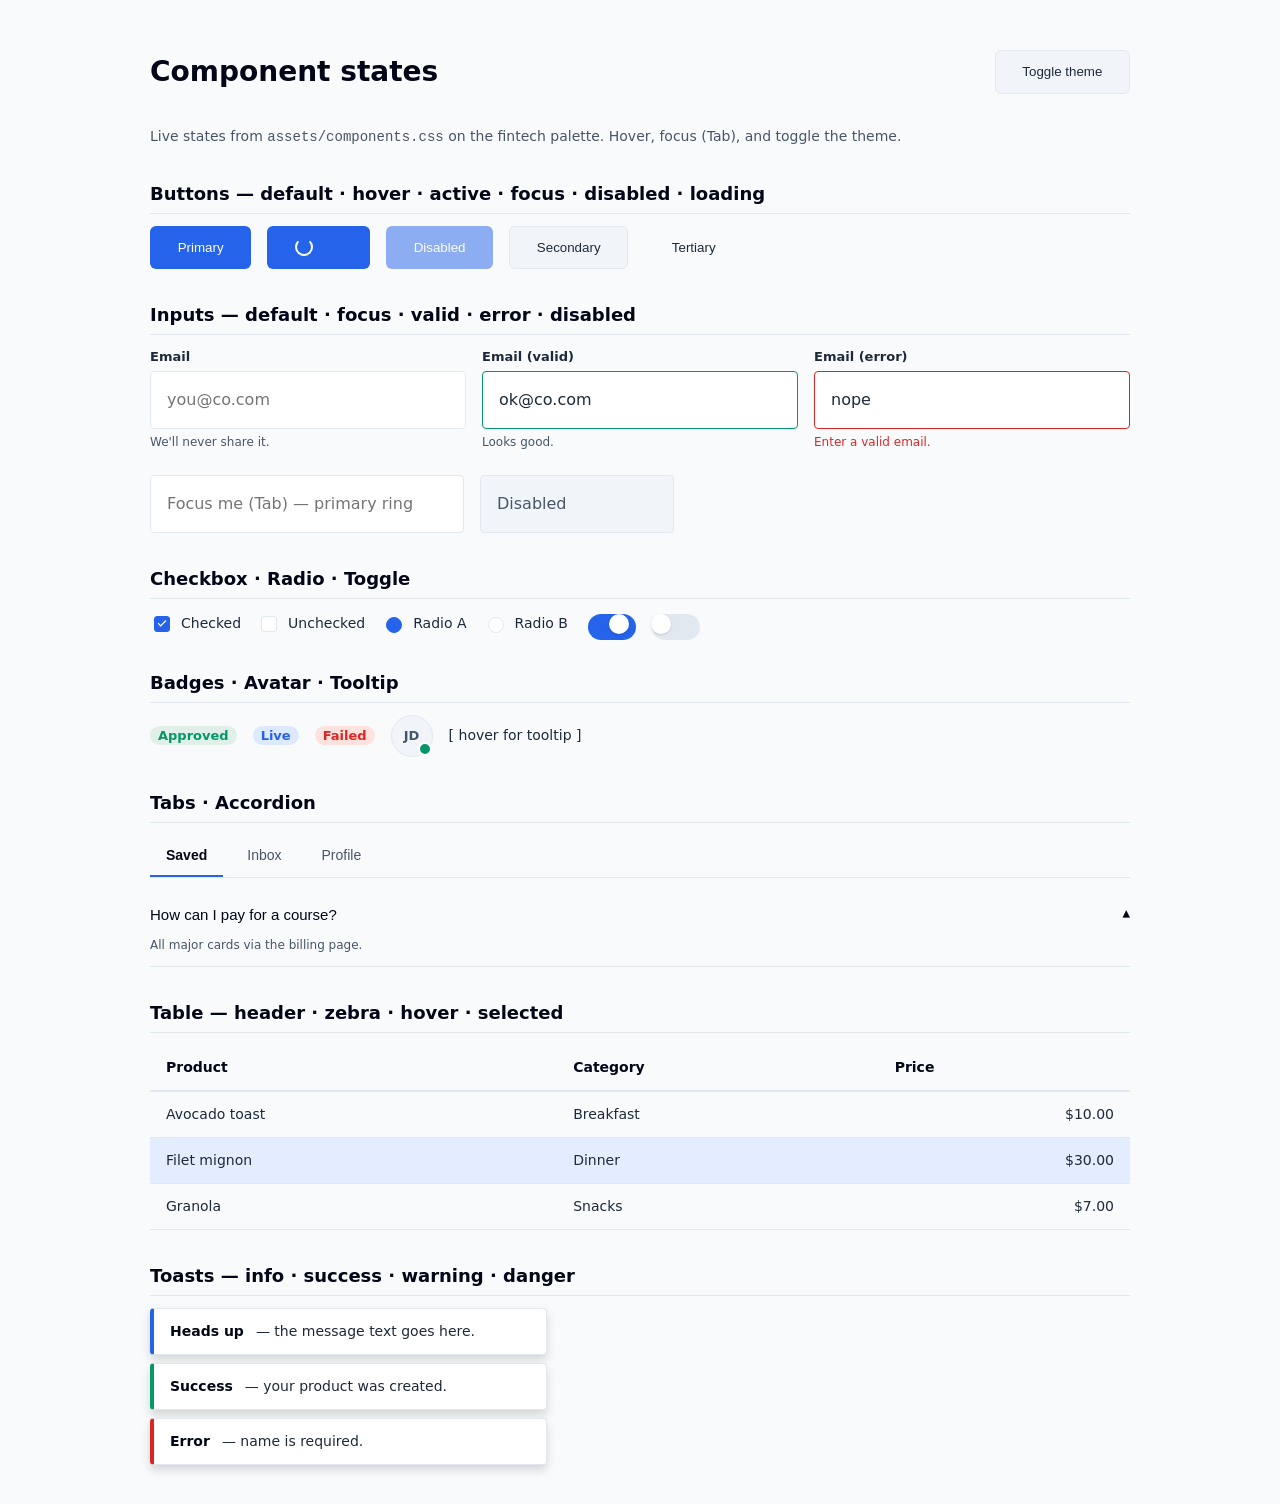
<file: examples/component-states/index.html>
<!doctype html>
<html lang="en" data-theme="light">
<head>
<meta charset="utf-8">
<meta name="viewport" content="width=device-width, initial-scale=1">
<title>impeccable-rails — component states</title>
<style>
/* assets/components.css (inlined) */
.df-btn{font:600 14px/1 inherit;padding:1em 2em;border-radius:var(--radius);border:1px solid transparent;cursor:pointer;display:inline-flex;align-items:center;gap:var(--space-2);transition:background .15s,box-shadow .15s,opacity .15s;background:var(--primary);color:var(--primary-contrast)}
.df-btn:hover{background:var(--primary-hover);box-shadow:var(--shadow-1)}
.df-btn:active{transform:translateY(1px)}
.df-btn:focus-visible{outline:none;box-shadow:var(--focus-ring)}
.df-btn[disabled],.df-btn.is-disabled{opacity:.5;cursor:not-allowed;box-shadow:none;background:var(--primary)}
.df-btn.is-loading{color:transparent;pointer-events:none;position:relative}
.df-btn.is-loading::after{content:"";position:absolute;width:14px;height:14px;border:2px solid var(--primary-contrast);border-top-color:transparent;border-radius:50%;animation:df-spin .6s linear infinite}
@keyframes df-spin{to{transform:rotate(360deg)}}
.df-btn--secondary{background:var(--surface-2);color:var(--text);border-color:var(--border)}
.df-btn--secondary:hover{background:var(--border)}
.df-btn--tertiary{background:transparent;color:var(--text);border-color:transparent}
.df-btn--tertiary:hover{background:var(--surface-2)}
.df-field{display:flex;flex-direction:column;gap:var(--space-1);margin-bottom:var(--space-4)}
.df-label{font-size:13px;font-weight:600;color:var(--text)}
.df-input,.df-textarea,.df-select{font:inherit;font-size:16px;color:var(--text);background:var(--surface-1);border:1px solid var(--border);border-radius:var(--radius-sm);padding:var(--space-2) var(--space-4);transition:border-color .15s,box-shadow .15s}
.df-input{height:40px}.df-textarea{min-height:80px;resize:vertical}
.df-input:focus,.df-textarea:focus,.df-select:focus{outline:none;border-color:var(--primary);box-shadow:0 0 0 3px color-mix(in oklab,var(--primary) 25%,transparent)}
.df-input:disabled,.df-textarea:disabled{background:var(--surface-2);color:var(--text-muted);cursor:not-allowed}
.df-field.is-valid .df-input{border-color:var(--success)}
.df-field.is-error .df-input{border-color:var(--danger)}
.df-help{font-size:12px;color:var(--text-muted)}
.df-field.is-error .df-help{color:var(--danger)}
.df-check{display:inline-flex;gap:var(--space-2);align-items:center;cursor:pointer;font-size:14px;color:var(--text)}
.df-check input{appearance:none;width:16px;height:16px;border:1.5px solid var(--border);background:var(--surface-1);cursor:pointer}
.df-check input[type=checkbox]{border-radius:3px}.df-check input[type=radio]{border-radius:50%}
.df-check input:checked{background:var(--primary);border-color:var(--primary)}
.df-check input[type=checkbox]:checked{background-image:url("data:image/svg+xml,%3Csvg xmlns='http://www.w3.org/2000/svg' viewBox='0 0 16 16' fill='white'%3E%3Cpath d='M6.5 11L3 7.5l1-1L6.5 9 12 3.5l1 1z'/%3E%3C/svg%3E")}
.df-check input:focus-visible{outline:none;box-shadow:var(--focus-ring)}
.df-check input:disabled{opacity:.5;cursor:not-allowed}
.df-toggle{position:relative;width:48px;height:26px;display:inline-block}
.df-toggle input{appearance:none;width:48px;height:26px;border-radius:999px;background:var(--border);cursor:pointer;transition:background .15s}
.df-toggle input:checked{background:var(--primary)}
.df-toggle input::after{content:"";position:absolute;top:3px;left:3px;width:20px;height:20px;border-radius:50%;background:#fff;transition:left .15s;box-shadow:var(--shadow-card)}
.df-toggle input:checked::after{left:25px}
.df-toggle input:focus-visible{outline:none;box-shadow:var(--focus-ring)}
.df-badge{display:inline-block;padding:3px 8px;font-size:13px;font-weight:600;border-radius:999px;line-height:1;background:var(--surface-2);color:var(--text)}
.df-badge--success{background:color-mix(in oklab,var(--success) 15%,var(--surface-1));color:var(--success)}
.df-badge--info{background:color-mix(in oklab,var(--info) 15%,var(--surface-1));color:var(--info)}
.df-badge--danger{background:color-mix(in oklab,var(--danger) 15%,var(--surface-1));color:var(--danger)}
.df-card{background:var(--surface-1);border:1px solid var(--border);border-radius:var(--radius-sm);padding:var(--space-4);box-shadow:var(--shadow-card);transition:box-shadow .15s,transform .15s}
.df-card.is-interactive:hover{box-shadow:var(--shadow-1);transform:translateY(-2px)}
.df-tabs{display:flex;gap:var(--space-2);border-bottom:1px solid var(--border)}
.df-tab{font-size:14px;line-height:24px;font-weight:400;color:var(--text-muted);padding:var(--space-2) var(--space-4);border:0;border-bottom:2px solid transparent;background:none;cursor:pointer}
.df-tab:hover{color:var(--text)}
.df-tab[aria-selected=true]{color:var(--text-strong);font-weight:600;border-bottom-color:var(--primary)}
.df-tab:focus-visible{outline:none;box-shadow:var(--focus-ring)}
.df-acc{border-bottom:1px solid var(--border)}
.df-acc-header{display:flex;justify-content:space-between;align-items:center;width:100%;text-align:left;font-size:15px;color:var(--text-strong);padding:var(--space-3) 0;background:none;border:0;cursor:pointer}
.df-acc-header:hover{color:var(--primary)}
.df-acc-caret{transition:transform .15s}
.df-acc-header[aria-expanded=true] .df-acc-caret{transform:rotate(180deg)}
.df-acc-panel{font-size:12px;color:var(--text-muted);padding:0 0 var(--space-3)}
.df-table{width:100%;border-collapse:collapse;font-size:14px}
.df-table th{text-align:left;font-weight:600;color:var(--text-strong);padding:var(--space-3) var(--space-4);border-bottom:2px solid var(--border)}
.df-table td{padding:var(--space-3) var(--space-4);color:var(--text);border-bottom:1px solid var(--border)}
.df-table td.num{text-align:right;font-variant-numeric:tabular-nums}
.df-table tbody tr:nth-child(even){background:var(--surface-2)}
.df-table tbody tr:hover{background:color-mix(in oklab,var(--primary) 6%,var(--surface-1))}
.df-table tbody tr[aria-selected=true]{background:color-mix(in oklab,var(--primary) 12%,var(--surface-1))}
.df-avatar{position:relative;width:40px;height:40px;border-radius:50%;background:var(--surface-2);border:1px solid var(--border);display:inline-grid;place-items:center;color:var(--text-muted);font-size:13px;font-weight:600}
.df-avatar .df-status{position:absolute;right:0;bottom:0;width:10px;height:10px;border-radius:50%;border:2px solid var(--surface-1)}
.df-avatar .df-status.online{background:var(--success)}
.df-tip{position:relative;display:inline-block}
.df-tip .df-tip-box{position:absolute;bottom:calc(100% + 8px);left:50%;transform:translateX(-50%);max-width:208px;background:var(--text-strong);color:var(--surface-1);font-size:12px;padding:var(--space-2) var(--space-3);border-radius:var(--radius-sm);opacity:0;pointer-events:none;transition:opacity .12s;text-align:center}
.df-tip:hover .df-tip-box,.df-tip:focus-within .df-tip-box{opacity:1}
.df-toast{display:flex;gap:var(--space-3);align-items:start;background:var(--surface-1);border:1px solid var(--border);border-left:4px solid var(--info);border-radius:var(--radius-sm);padding:var(--space-3) var(--space-4);box-shadow:var(--shadow-1);max-width:360px}
.df-toast--success{border-left-color:var(--success)}.df-toast--danger{border-left-color:var(--danger)}.df-toast--warning{border-left-color:var(--warning)}

/* resolved fintech tokens (what /scaffold emits) — override the kit fallbacks */
:root{
  --surface-0:#f8fafc;--surface-1:#fff;--surface-2:#f1f5f9;--border:#e2e8f0;
  --text-strong:#020617;--text:#1e293b;--text-muted:#475569;
  --primary:#2563eb;--primary-hover:#1d4ed8;--primary-contrast:#fff;
  --success:#059669;--warning:#b45309;--danger:#dc2626;--info:#2563eb;
  --space-1:4px;--space-2:8px;--space-3:12px;--space-4:16px;--space-6:24px;
  --radius:6px;--radius-sm:4px;
  --shadow-1:0 5px 10px 0 rgba(0,0,0,.15);--shadow-2:0 7.5px 15px 5px rgba(0,0,0,.45);
  --shadow-card:0 1px 3px 0 rgba(0,0,0,.1),0 1px 3px 0 rgba(0,0,0,.04);
  --focus-ring:0 0 0 2px var(--surface-1),0 0 0 4px var(--primary);
}
[data-theme=dark]{
  --surface-0:#020617;--surface-1:#0f172a;--surface-2:#1e293b;--border:#334155;
  --text-strong:#f8fafc;--text:#e2e8f0;--text-muted:#94a3b8;
  --primary:#60a5fa;--primary-hover:#93c5fd;--primary-contrast:#020617;
  --success:#34d399;--warning:#fbbf24;--danger:#f87171;--info:#60a5fa;
}
body{margin:0;background:var(--surface-0);color:var(--text);font:14px/1.5 ui-sans-serif,system-ui,sans-serif;padding:32px}
.wrap{max-width:980px;margin:0 auto}
h1{color:var(--text-strong)}h2{color:var(--text-strong);margin:32px 0 12px;font-size:18px;border-bottom:1px solid var(--border);padding-bottom:6px}
.row{display:flex;gap:16px;align-items:center;flex-wrap:wrap;margin:8px 0}
.grid3{display:grid;grid-template-columns:repeat(3,1fr);gap:16px}
.topbar{display:flex;justify-content:space-between;align-items:center}
</style>
</head>
<body>
<div class="wrap">
<div class="topbar">
  <h1>Component states</h1>
  <button class="df-btn df-btn--secondary" onclick="document.documentElement.dataset.theme=document.documentElement.dataset.theme==='dark'?'light':'dark'">Toggle theme</button>
</div>
<p style="color:var(--text-muted)">Live states from <code>assets/components.css</code> on the fintech palette. Hover, focus (Tab), and toggle the theme.</p>

<h2>Buttons — default · hover · active · focus · disabled · loading</h2>
<div class="row">
  <button class="df-btn">Primary</button>
  <button class="df-btn is-loading">Loading</button>
  <button class="df-btn" disabled>Disabled</button>
  <button class="df-btn df-btn--secondary">Secondary</button>
  <button class="df-btn df-btn--tertiary">Tertiary</button>
</div>

<h2>Inputs — default · focus · valid · error · disabled</h2>
<div class="grid3">
  <div class="df-field"><label class="df-label">Email</label><input class="df-input" placeholder="you@co.com"><span class="df-help">We'll never share it.</span></div>
  <div class="df-field is-valid"><label class="df-label">Email (valid)</label><input class="df-input" value="ok@co.com"><span class="df-help">Looks good.</span></div>
  <div class="df-field is-error"><label class="df-label">Email (error)</label><input class="df-input" value="nope"><span class="df-help">Enter a valid email.</span></div>
</div>
<div class="row"><input class="df-input" placeholder="Focus me (Tab) — primary ring" style="width:280px"><input class="df-input" value="Disabled" disabled style="width:160px"></div>

<h2>Checkbox · Radio · Toggle</h2>
<div class="row">
  <label class="df-check"><input type="checkbox" checked> Checked</label>
  <label class="df-check"><input type="checkbox"> Unchecked</label>
  <label class="df-check"><input type="radio" name="r" checked> Radio A</label>
  <label class="df-check"><input type="radio" name="r"> Radio B</label>
  <span class="df-toggle"><input type="checkbox" checked></span>
  <span class="df-toggle"><input type="checkbox"></span>
</div>

<h2>Badges · Avatar · Tooltip</h2>
<div class="row">
  <span class="df-badge--success df-badge">Approved</span>
  <span class="df-badge df-badge--info">Live</span>
  <span class="df-badge df-badge--danger">Failed</span>
  <span class="df-avatar">JD<span class="df-status online"></span></span>
  <span class="df-tip" tabindex="0">[ hover for tooltip ]<span class="df-tip-box">Calculated at the warehouse on packaging.</span></span>
</div>

<h2>Tabs · Accordion</h2>
<div class="df-tabs" role="tablist">
  <button class="df-tab" role="tab" aria-selected="true">Saved</button>
  <button class="df-tab" role="tab" aria-selected="false">Inbox</button>
  <button class="df-tab" role="tab" aria-selected="false">Profile</button>
</div>
<div class="df-acc" style="margin-top:16px">
  <button class="df-acc-header" aria-expanded="true">How can I pay for a course? <span class="df-acc-caret">▾</span></button>
  <div class="df-acc-panel">All major cards via the billing page.</div>
</div>

<h2>Table — header · zebra · hover · selected</h2>
<table class="df-table">
  <thead><tr><th>Product</th><th>Category</th><th class="num">Price</th></tr></thead>
  <tbody>
    <tr><td>Avocado toast</td><td>Breakfast</td><td class="num">$10.00</td></tr>
    <tr aria-selected="true"><td>Filet mignon</td><td>Dinner</td><td class="num">$30.00</td></tr>
    <tr><td>Granola</td><td>Snacks</td><td class="num">$7.00</td></tr>
  </tbody>
</table>

<h2>Toasts — info · success · warning · danger</h2>
<div class="row" style="flex-direction:column;align-items:stretch;gap:8px">
  <div class="df-toast"><b style="color:var(--text-strong)">Heads up</b> — the message text goes here.</div>
  <div class="df-toast df-toast--success"><b style="color:var(--text-strong)">Success</b> — your product was created.</div>
  <div class="df-toast df-toast--danger"><b style="color:var(--text-strong)">Error</b> — name is required.</div>
</div>
</div>
</body>
</html>
</file>
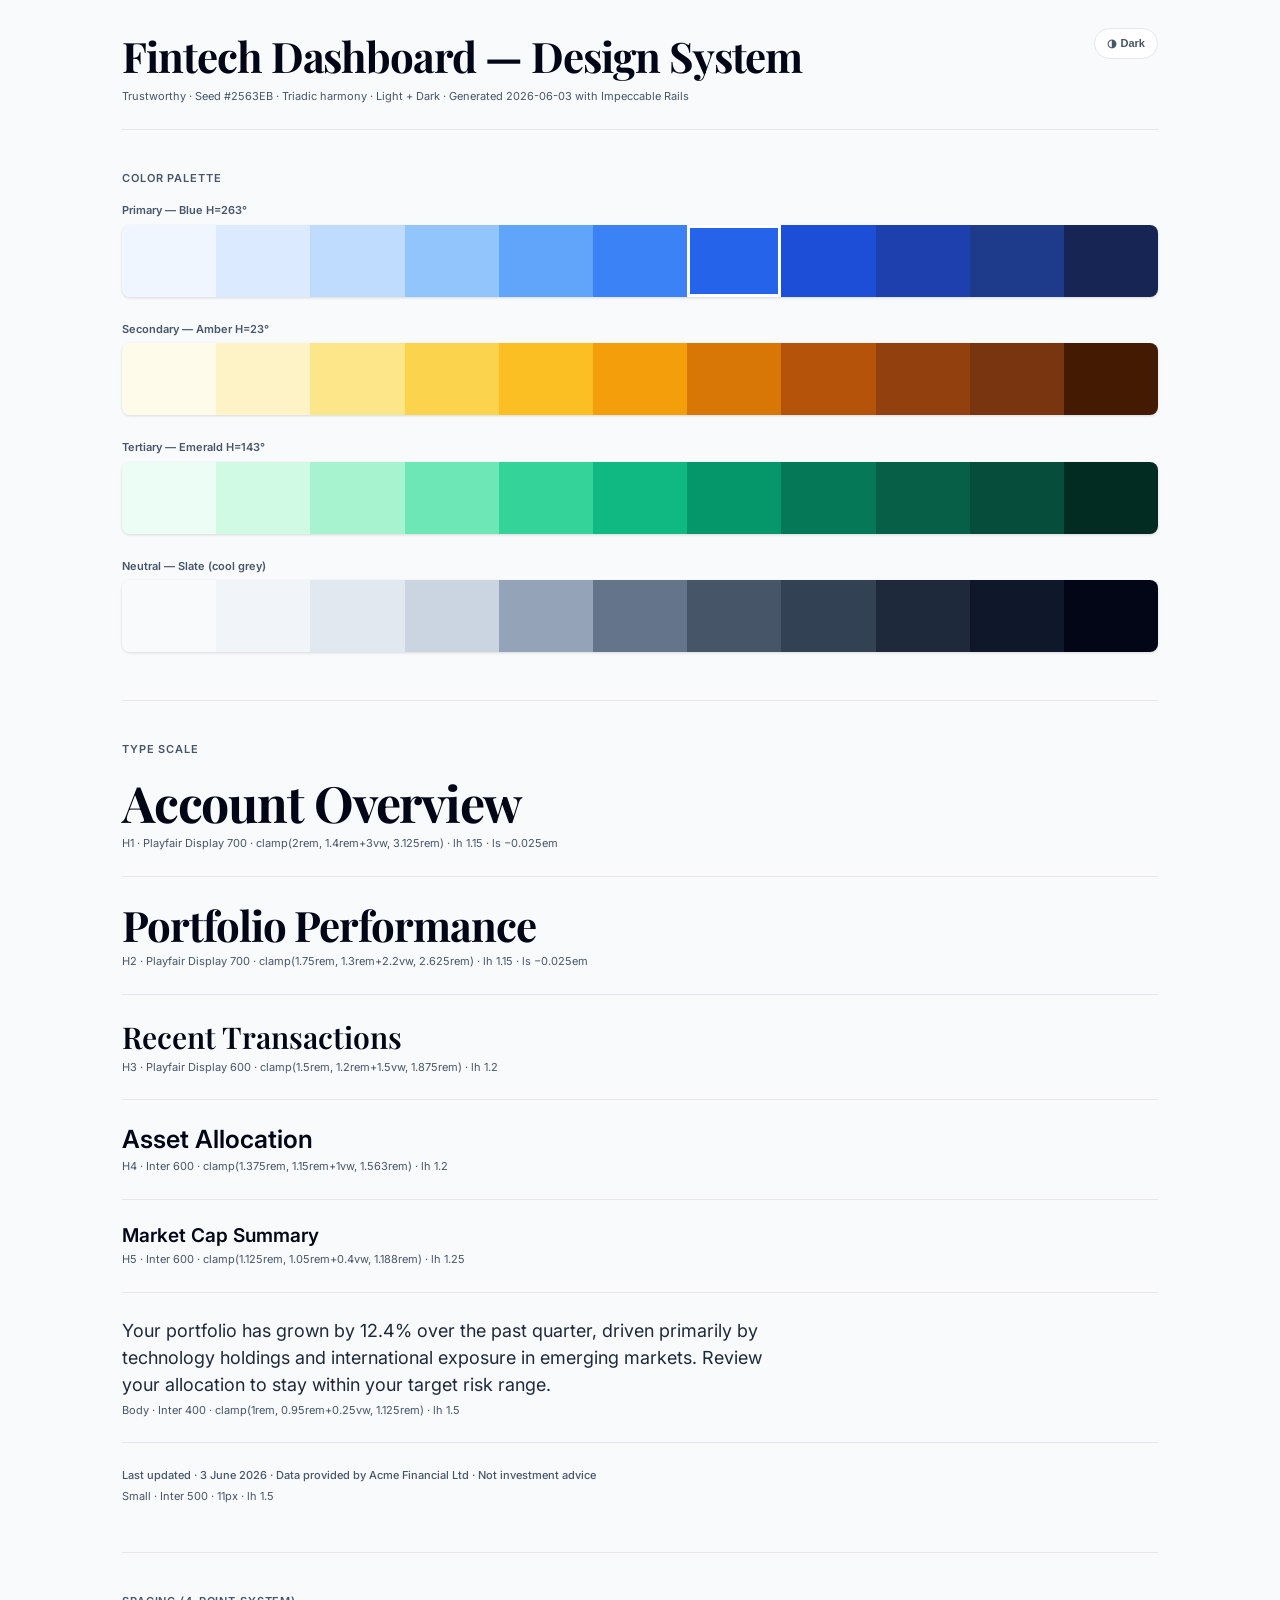
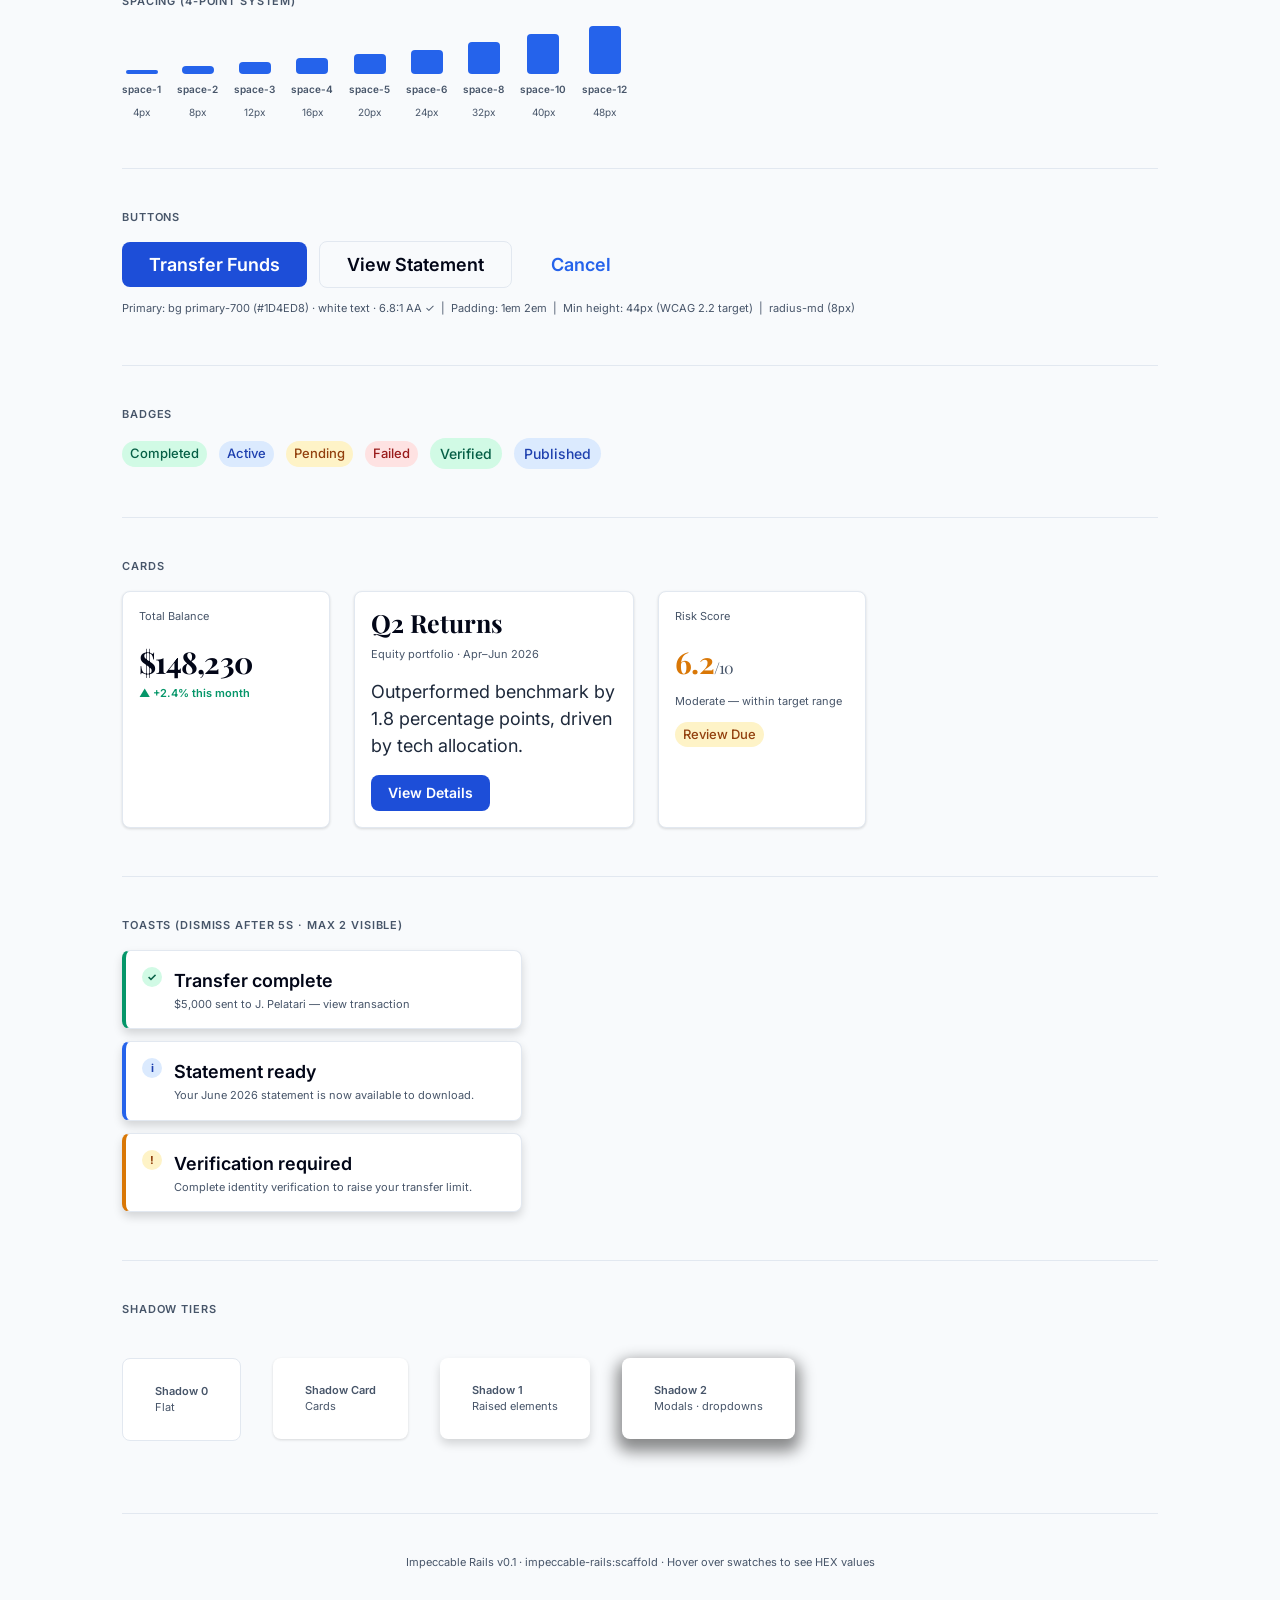
<file: design-system/styleguide.html>
<!DOCTYPE html>
<html lang="en">
<head>
  <meta charset="UTF-8">
  <meta name="viewport" content="width=device-width, initial-scale=1.0">
  <title>Fintech Dashboard — Design System Styleguide</title>
  <link rel="preconnect" href="https://fonts.googleapis.com">
  <link rel="preconnect" href="https://fonts.gstatic.com" crossorigin>
  <link href="https://fonts.googleapis.com/css2?family=Inter:wght@400;500;600;700&family=Playfair+Display:wght@600;700&display=swap" rel="stylesheet">
  <style>
    /* ── Tokens ──────────────────────────────────────────────────────────── */
    :root {
      --color-primary-50: #EFF6FF; --color-primary-100: #DBEAFE; --color-primary-200: #BFDBFE;
      --color-primary-300: #93C5FD; --color-primary-400: #60A5FA; --color-primary-500: #3B82F6;
      --color-primary-600: #2563EB; --color-primary-700: #1D4ED8; --color-primary-800: #1E40AF;
      --color-primary-900: #1E3A8A; --color-primary-950: #172554;

      --color-secondary-50: #FFFBEB; --color-secondary-100: #FEF3C7; --color-secondary-200: #FDE68A;
      --color-secondary-300: #FCD34D; --color-secondary-400: #FBBF24; --color-secondary-500: #F59E0B;
      --color-secondary-600: #D97706; --color-secondary-700: #B45309; --color-secondary-800: #92400E;
      --color-secondary-900: #78350F; --color-secondary-950: #451A03;

      --color-tertiary-50: #ECFDF5; --color-tertiary-100: #D1FAE5; --color-tertiary-200: #A7F3D0;
      --color-tertiary-300: #6EE7B7; --color-tertiary-400: #34D399; --color-tertiary-500: #10B981;
      --color-tertiary-600: #059669; --color-tertiary-700: #047857; --color-tertiary-800: #065F46;
      --color-tertiary-900: #064E3B; --color-tertiary-950: #022C22;

      --color-neutral-50: #F8FAFC; --color-neutral-100: #F1F5F9; --color-neutral-200: #E2E8F0;
      --color-neutral-300: #CBD5E1; --color-neutral-400: #94A3B8; --color-neutral-500: #64748B;
      --color-neutral-600: #475569; --color-neutral-700: #334155; --color-neutral-800: #1E293B;
      --color-neutral-900: #0F172A; --color-neutral-950: #020617;

      --surface-0: var(--color-neutral-50);
      --surface-1: #FFFFFF;
      --surface-2: var(--color-neutral-50);
      --text-strong: var(--color-neutral-950);
      --text: var(--color-neutral-800);
      --text-muted: var(--color-neutral-600);
      --border: var(--color-neutral-200);
      --primary: var(--color-primary-600);
      --primary-hover: var(--color-primary-700);

      --font-header: 'Playfair Display', Georgia, serif;
      --font-body:   'Inter', system-ui, sans-serif;
      --font-h1: clamp(2rem, 1.4rem + 3vw, 3.125rem);
      --font-h2: clamp(1.75rem, 1.3rem + 2.2vw, 2.625rem);
      --font-h3: clamp(1.5rem, 1.2rem + 1.5vw, 1.875rem);
      --font-h4: clamp(1.375rem, 1.15rem + 1vw, 1.563rem);
      --font-h5: clamp(1.125rem, 1.05rem + 0.4vw, 1.188rem);
      --font-body-size: clamp(1rem, 0.95rem + 0.25vw, 1.125rem);
      --font-small: 0.6875rem;

      --space-1: 4px; --space-2: 8px; --space-3: 12px; --space-4: 16px;
      --space-5: 20px; --space-6: 24px; --space-8: 32px; --space-10: 40px; --space-12: 48px;

      --shadow-0: 0px 0px 0px 0px rgba(0,0,0,0);
      --shadow-1: 0px 5px 10px 0px rgba(0,0,0,0.15);
      --shadow-2: 0px 7.5px 15px 5px rgba(0,0,0,0.45);
      --shadow-card: 0 1px 3px 0 rgba(0,0,0,0.1), 0 1px 3px 0 rgba(0,0,0,0.04);
      --radius-sm: 4px; --radius-md: 8px; --radius-lg: 12px; --radius-full: 9999px;
    }

    @media (prefers-color-scheme: dark) {
      :root { --surface-0: var(--color-neutral-950); --surface-1: var(--color-neutral-900); --surface-2: var(--color-neutral-800); --text-strong: var(--color-neutral-50); --text: var(--color-neutral-200); --text-muted: var(--color-neutral-400); --border: var(--color-neutral-700); --primary: var(--color-primary-400); --primary-hover: var(--color-primary-300); }
    }
    [data-theme="dark"] {
      --surface-0: var(--color-neutral-950); --surface-1: var(--color-neutral-900);
      --surface-2: var(--color-neutral-800); --text-strong: var(--color-neutral-50);
      --text: var(--color-neutral-200); --text-muted: var(--color-neutral-400);
      --border: var(--color-neutral-700); --primary: var(--color-primary-400);
      --primary-hover: var(--color-primary-300);
    }

    /* ── Reset / Base ───────────────────────────────────────────────────── */
    *, *::before, *::after { box-sizing: border-box; margin: 0; padding: 0; }
    body {
      font-family: var(--font-body);
      font-size: var(--font-body-size);
      line-height: 1.5;
      color: var(--text);
      background: var(--surface-0);
      padding: var(--space-8);
      max-width: 1100px;
      margin: 0 auto;
    }
    a { color: var(--primary); text-decoration: none; }
    hr { border: none; border-top: 1px solid var(--border); margin: var(--space-10) 0; }

    /* ── Section ────────────────────────────────────────────────────────── */
    .section-label {
      font-family: var(--font-body);
      font-size: var(--font-small);
      font-weight: 600;
      letter-spacing: 0.08em;
      text-transform: uppercase;
      color: var(--text-muted);
      margin-bottom: var(--space-4);
    }
    .section { margin-bottom: var(--space-12); }

    /* ── Header ─────────────────────────────────────────────────────────── */
    .page-header {
      margin-bottom: var(--space-10);
      padding-bottom: var(--space-6);
      border-bottom: 1px solid var(--border);
    }
    .page-header h1 {
      font-family: var(--font-header);
      font-size: var(--font-h2);
      font-weight: 700;
      color: var(--text-strong);
      line-height: 1.15;
      letter-spacing: -0.025em;
    }
    .page-header p {
      color: var(--text-muted);
      margin-top: var(--space-2);
      font-size: var(--font-small);
    }

    /* ── Theme Toggle ────────────────────────────────────────────────────── */
    .theme-toggle {
      display: inline-flex; align-items: center; gap: var(--space-2);
      font-size: var(--font-small); font-weight: 600; color: var(--text-muted);
      cursor: pointer; padding: var(--space-2) var(--space-3);
      border: 1px solid var(--border); border-radius: var(--radius-full);
      background: var(--surface-1); float: right; margin-top: -4px;
      transition: background 0.15s;
    }
    .theme-toggle:hover { background: var(--surface-2); }

    /* ── Color Grid ──────────────────────────────────────────────────────── */
    .palette-grid { display: flex; flex-direction: column; gap: var(--space-6); }
    .palette-row { display: flex; gap: 0; border-radius: var(--radius-md); overflow: hidden; box-shadow: var(--shadow-card); }
    .swatch {
      flex: 1; height: 72px; display: flex; flex-direction: column;
      justify-content: flex-end; padding: var(--space-2) var(--space-2);
      position: relative;
    }
    .swatch-label {
      font-family: var(--font-body); font-size: 10px; font-weight: 600;
      line-height: 1.2; opacity: 0;
      transition: opacity 0.15s;
    }
    .swatch:hover .swatch-label { opacity: 1; }
    .swatch-weight {
      font-size: 9px; font-weight: 500; opacity: 0.6;
    }
    .swatch-hex { font-size: 9px; }
    .swatch--light .swatch-label { color: #1E293B; }
    .swatch--dark .swatch-label { color: #F8FAFC; }

    /* ── Type Scale ──────────────────────────────────────────────────────── */
    .type-specimen > * + * { margin-top: var(--space-6); padding-top: var(--space-6); border-top: 1px solid var(--border); }
    .type-meta { font-size: var(--font-small); color: var(--text-muted); margin-top: var(--space-1); font-family: var(--font-body); }

    /* ── Spacing Ruler ───────────────────────────────────────────────────── */
    .spacing-ruler { display: flex; flex-wrap: wrap; align-items: flex-end; gap: var(--space-4); }
    .spacing-step { display: flex; flex-direction: column; align-items: center; gap: var(--space-2); }
    .spacing-bar { background: var(--primary); border-radius: var(--radius-sm); width: 32px; }
    .spacing-name { font-size: 10px; font-weight: 600; color: var(--text-muted); }
    .spacing-px { font-size: 10px; color: var(--text-muted); }

    /* ── Buttons ─────────────────────────────────────────────────────────── */
    .btn {
      display: inline-flex; align-items: center; gap: var(--space-2);
      padding: 0.75em 1.5em; font-family: var(--font-body);
      font-size: var(--font-body-size); font-weight: 600; line-height: 1;
      border-radius: var(--radius-md); border: none; cursor: pointer;
      transition: background 0.15s, box-shadow 0.15s;
      min-height: 44px; /* WCAG 2.2 target size */
    }
    .btn-primary { background: #1D4ED8; color: #fff; }
    .btn-primary:hover { background: #1E40AF; box-shadow: var(--shadow-1); }
    .btn-secondary {
      background: transparent; color: var(--text-strong);
      border: 1.5px solid var(--border);
    }
    .btn-secondary:hover { background: var(--surface-2); }
    .btn-tertiary { background: transparent; color: var(--primary); }
    .btn-tertiary:hover { text-decoration: underline; }
    .btn-row { display: flex; flex-wrap: wrap; gap: var(--space-3); align-items: center; }

    /* ── Badges ──────────────────────────────────────────────────────────── */
    .badge {
      display: inline-flex; align-items: center; gap: 4px;
      font-family: var(--font-body); font-weight: 500;
      border-radius: var(--radius-full); text-transform: capitalize;
    }
    .badge-sm { padding: 3px 8px; font-size: 13px; }
    .badge-md { padding: 5px 10px; font-size: 14px; }
    .badge-success { background: #D1FAE5; color: #065F46; }
    .badge-info    { background: #DBEAFE; color: #1E40AF; }
    .badge-warning { background: #FEF3C7; color: #92400E; }
    .badge-error   { background: #FEE2E2; color: #991B1B; }
    .badge-row { display: flex; flex-wrap: wrap; gap: var(--space-3); align-items: center; }

    [data-theme="dark"] .badge-success { background: #065F46; color: #6EE7B7; }
    [data-theme="dark"] .badge-info    { background: #1E40AF; color: #93C5FD; }
    [data-theme="dark"] .badge-warning { background: #92400E; color: #FCD34D; }
    [data-theme="dark"] .badge-error   { background: #991B1B; color: #FCA5A5; }

    /* ── Card ────────────────────────────────────────────────────────────── */
    .card-demo { display: flex; flex-wrap: wrap; gap: var(--space-6); }
    .card {
      background: var(--surface-1);
      border-radius: var(--radius-md);
      box-shadow: var(--shadow-card);
      border: 1px solid var(--border);
      padding: var(--space-4);
      min-width: 208px; max-width: 280px;
    }
    .card-header { font-family: var(--font-header); font-size: var(--font-h4); font-weight: 700; color: var(--text-strong); line-height: 1.2; margin-bottom: var(--space-2); }
    .card-subhead { font-size: var(--font-small); color: var(--text-muted); margin-bottom: var(--space-4); }
    .card-body { color: var(--text); margin-bottom: var(--space-4); font-size: var(--font-body-size); }
    .card-metric { font-size: var(--font-h3); font-family: var(--font-header); font-weight: 700; color: var(--text-strong); letter-spacing: -0.025em; }
    .card-metric-label { font-size: var(--font-small); color: var(--text-muted); }
    .card-metric-change { font-size: var(--font-small); font-weight: 600; color: #059669; }
    .card-metric-change.down { color: #DC2626; }

    /* ── Toast ───────────────────────────────────────────────────────────── */
    .toast {
      display: flex; align-items: flex-start; gap: var(--space-3);
      background: var(--surface-1); border: 1px solid var(--border);
      border-left: 4px solid; border-radius: var(--radius-md);
      padding: var(--space-4); box-shadow: var(--shadow-1);
      max-width: 400px; margin-bottom: var(--space-3);
    }
    .toast-success { border-left-color: #059669; }
    .toast-info    { border-left-color: #2563EB; }
    .toast-warning { border-left-color: #D97706; }
    .toast-icon { width: 20px; height: 20px; flex-shrink: 0; border-radius: 50%; display: flex; align-items: center; justify-content: center; font-size: 11px; font-weight: 700; }
    .toast-success .toast-icon { background: #D1FAE5; color: #065F46; }
    .toast-info    .toast-icon { background: #DBEAFE; color: #1E40AF; }
    .toast-warning .toast-icon { background: #FEF3C7; color: #92400E; }
    .toast-title { font-weight: 600; font-size: var(--font-body-size); color: var(--text-strong); margin-bottom: 2px; }
    .toast-msg { font-size: var(--font-small); color: var(--text-muted); }

    /* ── Dashboard Widget Preview ─────────────────────────────────────────── */
    .widget-grid { display: grid; grid-template-columns: repeat(auto-fill, minmax(220px, 1fr)); gap: var(--space-6); }
  </style>
</head>
<body>

<div class="page-header">
  <button class="theme-toggle" onclick="document.documentElement.toggleAttribute('data-theme', true); this.dataset.theme = document.documentElement.hasAttribute('data-theme') ? 'dark' : 'light'; this.textContent = document.documentElement.hasAttribute('data-theme') ? '☀ Light' : '◑ Dark'">◑ Dark</button>
  <h1>Fintech Dashboard — Design System</h1>
  <p>Trustworthy · Seed #2563EB · Triadic harmony · Light + Dark · Generated 2026-06-03 with Impeccable Rails</p>
</div>

<!-- ── Palette ───────────────────────────────────────────────────────────── -->
<div class="section">
  <div class="section-label">Color Palette</div>
  <div class="palette-grid">

    <!-- Primary -->
    <div>
      <div style="font-size:11px;font-weight:600;color:var(--text-muted);margin-bottom:6px;">Primary — Blue H=263°</div>
      <div class="palette-row">
        <div class="swatch swatch--light" style="background:#EFF6FF"><div class="swatch-label"><div class="swatch-weight">50</div><div class="swatch-hex">#EFF6FF</div></div></div>
        <div class="swatch swatch--light" style="background:#DBEAFE"><div class="swatch-label"><div class="swatch-weight">100</div><div class="swatch-hex">#DBEAFE</div></div></div>
        <div class="swatch swatch--light" style="background:#BFDBFE"><div class="swatch-label"><div class="swatch-weight">200</div><div class="swatch-hex">#BFDBFE</div></div></div>
        <div class="swatch swatch--light" style="background:#93C5FD"><div class="swatch-label"><div class="swatch-weight">300</div><div class="swatch-hex">#93C5FD</div></div></div>
        <div class="swatch swatch--light" style="background:#60A5FA"><div class="swatch-label"><div class="swatch-weight">400</div><div class="swatch-hex">#60A5FA</div></div></div>
        <div class="swatch swatch--dark" style="background:#3B82F6"><div class="swatch-label"><div class="swatch-weight">500</div><div class="swatch-hex">#3B82F6</div></div></div>
        <div class="swatch swatch--dark" style="background:#2563EB;outline:3px solid #fff;outline-offset:-3px;z-index:1"><div class="swatch-label"><div class="swatch-weight">600 ★</div><div class="swatch-hex">#2563EB</div></div></div>
        <div class="swatch swatch--dark" style="background:#1D4ED8"><div class="swatch-label"><div class="swatch-weight">700</div><div class="swatch-hex">#1D4ED8</div></div></div>
        <div class="swatch swatch--dark" style="background:#1E40AF"><div class="swatch-label"><div class="swatch-weight">800</div><div class="swatch-hex">#1E40AF</div></div></div>
        <div class="swatch swatch--dark" style="background:#1E3A8A"><div class="swatch-label"><div class="swatch-weight">900</div><div class="swatch-hex">#1E3A8A</div></div></div>
        <div class="swatch swatch--dark" style="background:#172554"><div class="swatch-label"><div class="swatch-weight">950</div><div class="swatch-hex">#172554</div></div></div>
      </div>
    </div>

    <!-- Secondary -->
    <div>
      <div style="font-size:11px;font-weight:600;color:var(--text-muted);margin-bottom:6px;">Secondary — Amber H=23°</div>
      <div class="palette-row">
        <div class="swatch swatch--light" style="background:#FFFBEB"><div class="swatch-label"><div class="swatch-weight">50</div><div class="swatch-hex">#FFFBEB</div></div></div>
        <div class="swatch swatch--light" style="background:#FEF3C7"><div class="swatch-label"><div class="swatch-weight">100</div></div></div>
        <div class="swatch swatch--light" style="background:#FDE68A"><div class="swatch-label"><div class="swatch-weight">200</div></div></div>
        <div class="swatch swatch--light" style="background:#FCD34D"><div class="swatch-label"><div class="swatch-weight">300</div></div></div>
        <div class="swatch swatch--light" style="background:#FBBF24"><div class="swatch-label"><div class="swatch-weight">400</div></div></div>
        <div class="swatch swatch--light" style="background:#F59E0B"><div class="swatch-label"><div class="swatch-weight">500</div></div></div>
        <div class="swatch swatch--dark" style="background:#D97706"><div class="swatch-label"><div class="swatch-weight">600</div><div class="swatch-hex">#D97706</div></div></div>
        <div class="swatch swatch--dark" style="background:#B45309"><div class="swatch-label"><div class="swatch-weight">700</div></div></div>
        <div class="swatch swatch--dark" style="background:#92400E"><div class="swatch-label"><div class="swatch-weight">800</div></div></div>
        <div class="swatch swatch--dark" style="background:#78350F"><div class="swatch-label"><div class="swatch-weight">900</div></div></div>
        <div class="swatch swatch--dark" style="background:#451A03"><div class="swatch-label"><div class="swatch-weight">950</div></div></div>
      </div>
    </div>

    <!-- Tertiary -->
    <div>
      <div style="font-size:11px;font-weight:600;color:var(--text-muted);margin-bottom:6px;">Tertiary — Emerald H=143°</div>
      <div class="palette-row">
        <div class="swatch swatch--light" style="background:#ECFDF5"><div class="swatch-label"><div class="swatch-weight">50</div><div class="swatch-hex">#ECFDF5</div></div></div>
        <div class="swatch swatch--light" style="background:#D1FAE5"><div class="swatch-label"><div class="swatch-weight">100</div></div></div>
        <div class="swatch swatch--light" style="background:#A7F3D0"><div class="swatch-label"><div class="swatch-weight">200</div></div></div>
        <div class="swatch swatch--light" style="background:#6EE7B7"><div class="swatch-label"><div class="swatch-weight">300</div></div></div>
        <div class="swatch swatch--light" style="background:#34D399"><div class="swatch-label"><div class="swatch-weight">400</div></div></div>
        <div class="swatch swatch--dark" style="background:#10B981"><div class="swatch-label"><div class="swatch-weight">500</div></div></div>
        <div class="swatch swatch--dark" style="background:#059669"><div class="swatch-label"><div class="swatch-weight">600</div><div class="swatch-hex">#059669</div></div></div>
        <div class="swatch swatch--dark" style="background:#047857"><div class="swatch-label"><div class="swatch-weight">700</div></div></div>
        <div class="swatch swatch--dark" style="background:#065F46"><div class="swatch-label"><div class="swatch-weight">800</div></div></div>
        <div class="swatch swatch--dark" style="background:#064E3B"><div class="swatch-label"><div class="swatch-weight">900</div></div></div>
        <div class="swatch swatch--dark" style="background:#022C22"><div class="swatch-label"><div class="swatch-weight">950</div></div></div>
      </div>
    </div>

    <!-- Neutral -->
    <div>
      <div style="font-size:11px;font-weight:600;color:var(--text-muted);margin-bottom:6px;">Neutral — Slate (cool grey)</div>
      <div class="palette-row">
        <div class="swatch swatch--light" style="background:#F8FAFC"><div class="swatch-label"><div class="swatch-weight">50</div><div class="swatch-hex">#F8FAFC</div></div></div>
        <div class="swatch swatch--light" style="background:#F1F5F9"><div class="swatch-label"><div class="swatch-weight">100</div></div></div>
        <div class="swatch swatch--light" style="background:#E2E8F0"><div class="swatch-label"><div class="swatch-weight">200</div></div></div>
        <div class="swatch swatch--light" style="background:#CBD5E1"><div class="swatch-label"><div class="swatch-weight">300</div></div></div>
        <div class="swatch swatch--light" style="background:#94A3B8"><div class="swatch-label"><div class="swatch-weight">400</div></div></div>
        <div class="swatch swatch--dark" style="background:#64748B"><div class="swatch-label"><div class="swatch-weight">500</div></div></div>
        <div class="swatch swatch--dark" style="background:#475569"><div class="swatch-label"><div class="swatch-weight">600</div></div></div>
        <div class="swatch swatch--dark" style="background:#334155"><div class="swatch-label"><div class="swatch-weight">700</div></div></div>
        <div class="swatch swatch--dark" style="background:#1E293B"><div class="swatch-label"><div class="swatch-weight">800</div></div></div>
        <div class="swatch swatch--dark" style="background:#0F172A"><div class="swatch-label"><div class="swatch-weight">900</div></div></div>
        <div class="swatch swatch--dark" style="background:#020617"><div class="swatch-label"><div class="swatch-weight">950</div><div class="swatch-hex">#020617</div></div></div>
      </div>
    </div>

  </div>
</div>

<hr>

<!-- ── Type Scale ────────────────────────────────────────────────────────── -->
<div class="section">
  <div class="section-label">Type Scale</div>
  <div class="type-specimen">
    <div>
      <h1 style="font-family:var(--font-header);font-size:var(--font-h1);font-weight:700;color:var(--text-strong);line-height:1.15;letter-spacing:-0.025em;">Account Overview</h1>
      <div class="type-meta">H1 · Playfair Display 700 · clamp(2rem, 1.4rem+3vw, 3.125rem) · lh 1.15 · ls −0.025em</div>
    </div>
    <div>
      <h2 style="font-family:var(--font-header);font-size:var(--font-h2);font-weight:700;color:var(--text-strong);line-height:1.15;letter-spacing:-0.025em;">Portfolio Performance</h2>
      <div class="type-meta">H2 · Playfair Display 700 · clamp(1.75rem, 1.3rem+2.2vw, 2.625rem) · lh 1.15 · ls −0.025em</div>
    </div>
    <div>
      <h3 style="font-family:var(--font-header);font-size:var(--font-h3);font-weight:600;color:var(--text-strong);line-height:1.2;">Recent Transactions</h3>
      <div class="type-meta">H3 · Playfair Display 600 · clamp(1.5rem, 1.2rem+1.5vw, 1.875rem) · lh 1.2</div>
    </div>
    <div>
      <h4 style="font-family:var(--font-body);font-size:var(--font-h4);font-weight:600;color:var(--text-strong);line-height:1.2;">Asset Allocation</h4>
      <div class="type-meta">H4 · Inter 600 · clamp(1.375rem, 1.15rem+1vw, 1.563rem) · lh 1.2</div>
    </div>
    <div>
      <h5 style="font-family:var(--font-body);font-size:var(--font-h5);font-weight:600;color:var(--text-strong);line-height:1.25;">Market Cap Summary</h5>
      <div class="type-meta">H5 · Inter 600 · clamp(1.125rem, 1.05rem+0.4vw, 1.188rem) · lh 1.25</div>
    </div>
    <div>
      <p style="color:var(--text);max-width:60ch;">Your portfolio has grown by 12.4% over the past quarter, driven primarily by technology holdings and international exposure in emerging markets. Review your allocation to stay within your target risk range.</p>
      <div class="type-meta">Body · Inter 400 · clamp(1rem, 0.95rem+0.25vw, 1.125rem) · lh 1.5</div>
    </div>
    <div>
      <p style="font-size:var(--font-small);color:var(--text-muted);font-weight:500;">Last updated · 3 June 2026 · Data provided by Acme Financial Ltd · Not investment advice</p>
      <div class="type-meta">Small · Inter 500 · 11px · lh 1.5</div>
    </div>
  </div>
</div>

<hr>

<!-- ── Spacing Ruler ──────────────────────────────────────────────────────── -->
<div class="section">
  <div class="section-label">Spacing (4-point system)</div>
  <div class="spacing-ruler">
    <div class="spacing-step"><div class="spacing-bar" style="height:4px"></div><div class="spacing-name">space-1</div><div class="spacing-px">4px</div></div>
    <div class="spacing-step"><div class="spacing-bar" style="height:8px"></div><div class="spacing-name">space-2</div><div class="spacing-px">8px</div></div>
    <div class="spacing-step"><div class="spacing-bar" style="height:12px"></div><div class="spacing-name">space-3</div><div class="spacing-px">12px</div></div>
    <div class="spacing-step"><div class="spacing-bar" style="height:16px"></div><div class="spacing-name">space-4</div><div class="spacing-px">16px</div></div>
    <div class="spacing-step"><div class="spacing-bar" style="height:20px"></div><div class="spacing-name">space-5</div><div class="spacing-px">20px</div></div>
    <div class="spacing-step"><div class="spacing-bar" style="height:24px"></div><div class="spacing-name">space-6</div><div class="spacing-px">24px</div></div>
    <div class="spacing-step"><div class="spacing-bar" style="height:32px"></div><div class="spacing-name">space-8</div><div class="spacing-px">32px</div></div>
    <div class="spacing-step"><div class="spacing-bar" style="height:40px"></div><div class="spacing-name">space-10</div><div class="spacing-px">40px</div></div>
    <div class="spacing-step"><div class="spacing-bar" style="height:48px"></div><div class="spacing-name">space-12</div><div class="spacing-px">48px</div></div>
  </div>
</div>

<hr>

<!-- ── Buttons ───────────────────────────────────────────────────────────── -->
<div class="section">
  <div class="section-label">Buttons</div>
  <div class="btn-row">
    <button class="btn btn-primary">Transfer Funds</button>
    <button class="btn btn-secondary">View Statement</button>
    <button class="btn btn-tertiary">Cancel</button>
  </div>
  <p style="margin-top:var(--space-3);font-size:var(--font-small);color:var(--text-muted);">
    Primary: bg primary-700 (#1D4ED8) · white text · 6.8:1 AA ✓ &nbsp;|&nbsp;
    Padding: 1em 2em &nbsp;|&nbsp; Min height: 44px (WCAG 2.2 target) &nbsp;|&nbsp; radius-md (8px)
  </p>
</div>

<hr>

<!-- ── Badges ────────────────────────────────────────────────────────────── -->
<div class="section">
  <div class="section-label">Badges</div>
  <div class="badge-row">
    <span class="badge badge-sm badge-success">Completed</span>
    <span class="badge badge-sm badge-info">Active</span>
    <span class="badge badge-sm badge-warning">Pending</span>
    <span class="badge badge-sm badge-error">Failed</span>
    <span class="badge badge-md badge-success">Verified</span>
    <span class="badge badge-md badge-info">Published</span>
  </div>
</div>

<hr>

<!-- ── Cards ─────────────────────────────────────────────────────────────── -->
<div class="section">
  <div class="section-label">Cards</div>
  <div class="card-demo">
    <div class="card">
      <div class="card-subhead">Total Balance</div>
      <div class="card-metric">$148,230</div>
      <div class="card-metric-change">▲ +2.4% this month</div>
    </div>
    <div class="card">
      <div class="card-header">Q2 Returns</div>
      <div class="card-subhead">Equity portfolio · Apr–Jun 2026</div>
      <div class="card-body">Outperformed benchmark by 1.8 percentage points, driven by tech allocation.</div>
      <button class="btn btn-primary" style="font-size:14px;padding:0.6em 1.2em;min-height:36px;">View Details</button>
    </div>
    <div class="card">
      <div class="card-subhead">Risk Score</div>
      <div class="card-metric" style="color:#D97706;">6.2<span style="font-size:1rem;font-weight:400;color:var(--text-muted)">/10</span></div>
      <div style="font-size:var(--font-small);color:var(--text-muted);margin-top:var(--space-2);">Moderate — within target range</div>
      <span class="badge badge-sm badge-warning" style="margin-top:var(--space-3);">Review due</span>
    </div>
  </div>
</div>

<hr>

<!-- ── Toasts ────────────────────────────────────────────────────────────── -->
<div class="section">
  <div class="section-label">Toasts (dismiss after 5s · max 2 visible)</div>
  <div class="toast toast-success">
    <div class="toast-icon">✓</div>
    <div><div class="toast-title">Transfer complete</div><div class="toast-msg">$5,000 sent to J. Pelatari — view transaction</div></div>
  </div>
  <div class="toast toast-info">
    <div class="toast-icon">i</div>
    <div><div class="toast-title">Statement ready</div><div class="toast-msg">Your June 2026 statement is now available to download.</div></div>
  </div>
  <div class="toast toast-warning">
    <div class="toast-icon">!</div>
    <div><div class="toast-title">Verification required</div><div class="toast-msg">Complete identity verification to raise your transfer limit.</div></div>
  </div>
</div>

<hr>

<!-- ── Shadows ───────────────────────────────────────────────────────────── -->
<div class="section">
  <div class="section-label">Shadow Tiers</div>
  <div style="display:flex;gap:var(--space-8);flex-wrap:wrap;align-items:flex-start;padding:var(--space-6) 0;">
    <div style="background:var(--surface-1);border-radius:var(--radius-md);padding:var(--space-6) var(--space-8);box-shadow:var(--shadow-0);border:1px solid var(--border);">
      <div style="font-size:var(--font-small);font-weight:600;color:var(--text-muted);">Shadow 0</div>
      <div style="font-size:var(--font-small);color:var(--text-muted);">Flat</div>
    </div>
    <div style="background:var(--surface-1);border-radius:var(--radius-md);padding:var(--space-6) var(--space-8);box-shadow:var(--shadow-card);">
      <div style="font-size:var(--font-small);font-weight:600;color:var(--text-muted);">Shadow Card</div>
      <div style="font-size:var(--font-small);color:var(--text-muted);">Cards</div>
    </div>
    <div style="background:var(--surface-1);border-radius:var(--radius-md);padding:var(--space-6) var(--space-8);box-shadow:var(--shadow-1);">
      <div style="font-size:var(--font-small);font-weight:600;color:var(--text-muted);">Shadow 1</div>
      <div style="font-size:var(--font-small);color:var(--text-muted);">Raised elements</div>
    </div>
    <div style="background:var(--surface-1);border-radius:var(--radius-md);padding:var(--space-6) var(--space-8);box-shadow:var(--shadow-2);">
      <div style="font-size:var(--font-small);font-weight:600;color:var(--text-muted);">Shadow 2</div>
      <div style="font-size:var(--font-small);color:var(--text-muted);">Modals · dropdowns</div>
    </div>
  </div>
</div>

<hr>

<p style="font-size:var(--font-small);color:var(--text-muted);text-align:center;padding-bottom:var(--space-8);">
  Impeccable Rails v0.1 · impeccable-rails:scaffold · Hover over swatches to see HEX values
</p>

<script>
  // Restore theme toggle label on load (in case OS dark is active)
  (function() {
    var btn = document.querySelector('.theme-toggle');
    if (document.documentElement.hasAttribute('data-theme')) {
      btn.textContent = '☀ Light';
    }
  })();
</script>
</body>
</html>
</file>
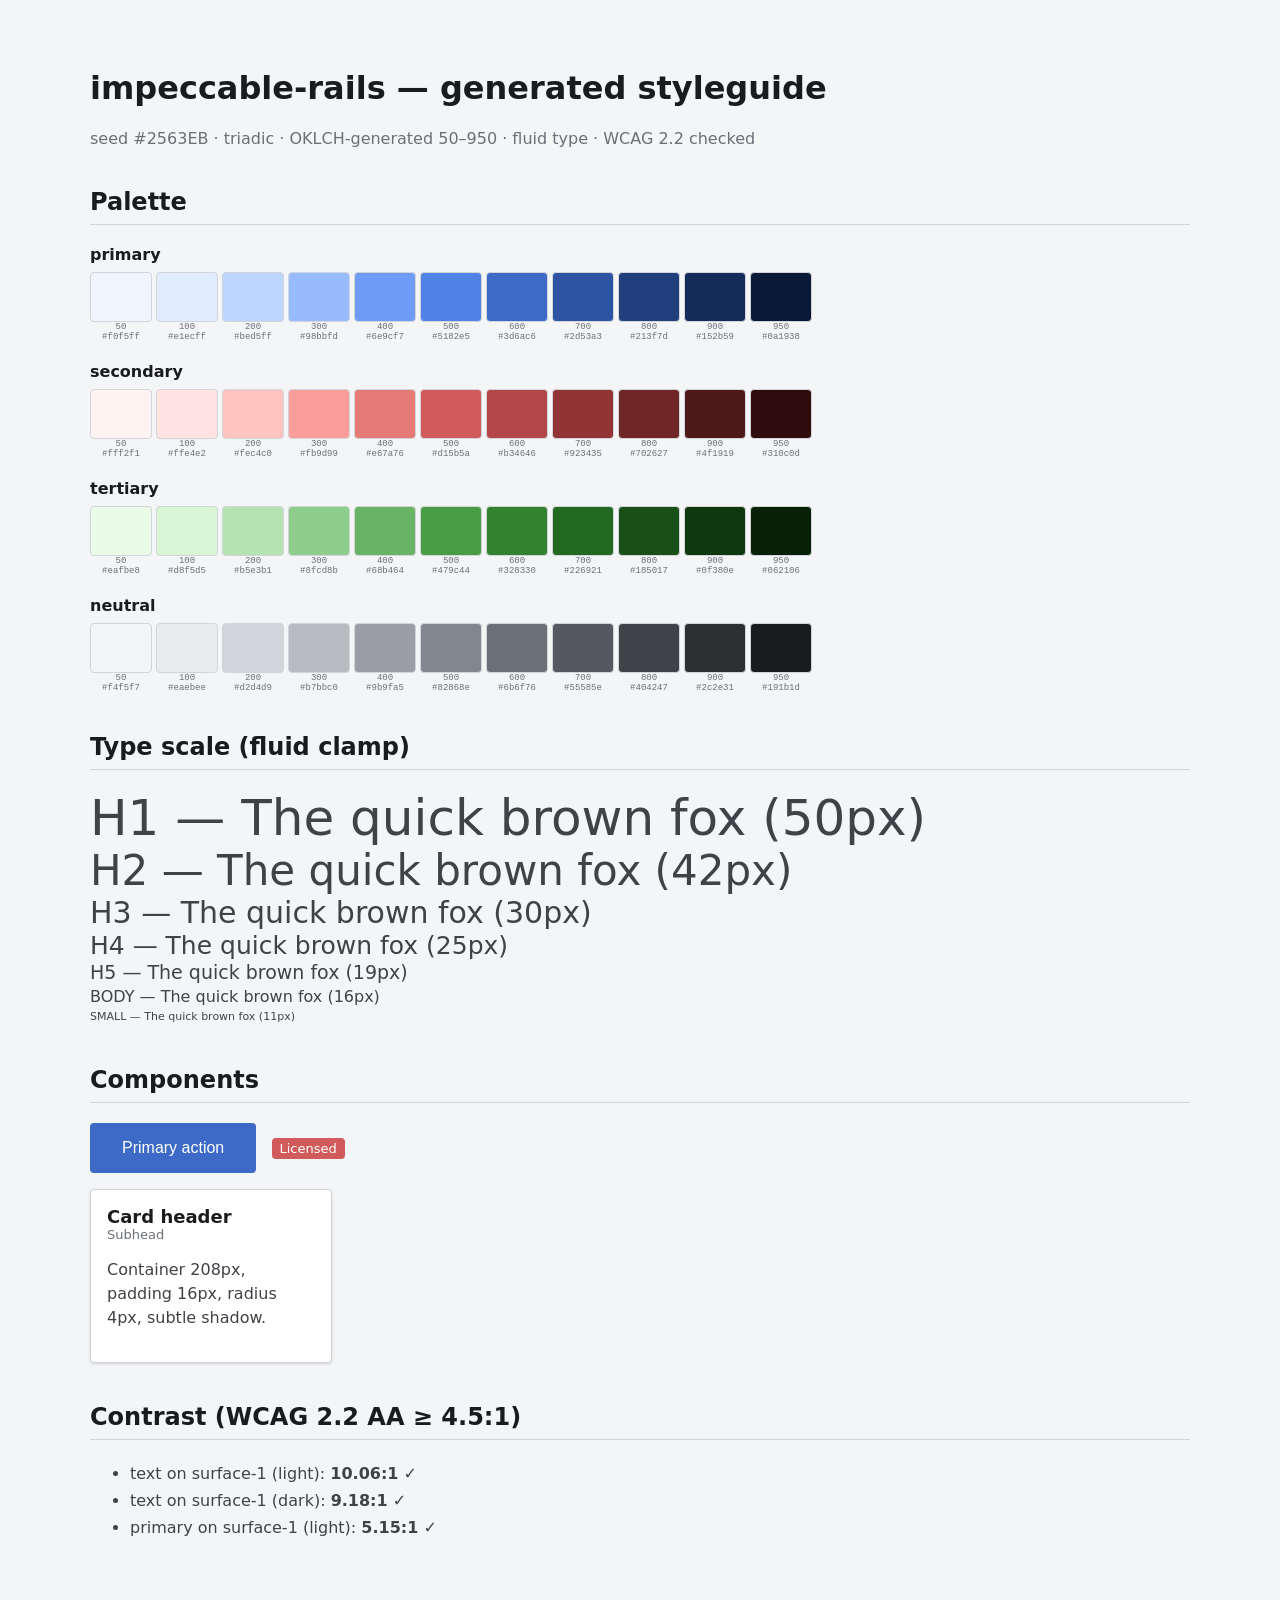
<file: examples/fintech-dashboard/styleguide.html>
<!doctype html><html><head><meta charset="utf8"><title>impeccable-rails styleguide</title>
<style>
:root{--bg:#f4f5f7;--card:#ffffff;--text:#404247;--strong:#191b1d;--muted:#6b6f76;--primary:#3d6ac6;--border:#d2d4d9;}
body{font-family:system-ui,sans-serif;background:var(--bg);color:var(--text);margin:0;padding:48px;max-width:1100px;margin:auto}
h1{color:var(--strong)} h2{color:var(--strong);margin-top:40px;border-bottom:1px solid var(--border);padding-bottom:8px}
.ramp{display:flex;gap:4px;flex-wrap:wrap;margin:8px 0 20px}
.sw{display:flex;flex-direction:column;align-items:center;font-size:10px;color:var(--muted)}
.sw span{width:60px;height:48px;border-radius:4px;display:block;border:1px solid var(--border)}
.sw code{font-size:9px}
.btn{padding:1em 2em;border:none;border-radius:4px;background:var(--primary);color:#fff;font-size:16px;cursor:pointer}
.badge{display:inline-block;padding:3px 8px;font-size:13px;border-radius:4px;background:#d15b5a;color:#fff}
.card{width:208px;padding:16px;border-radius:4px;background:var(--card);box-shadow:0 1px 3px 0 rgba(0,0,0,0.1), 0 1px 3px 0 rgba(0,0,0,0.04);border:1px solid var(--border)}
ul{line-height:1.7}
</style></head><body>
<h1>impeccable-rails — generated styleguide</h1>
<p style="color:var(--muted)">seed #2563EB · triadic · OKLCH-generated 50–950 · fluid type · WCAG 2.2 checked</p>
<h2>Palette</h2>
<div><b style="color:var(--strong)">primary</b><div class="ramp"><div class="sw"><span style="background:#f0f5ff"></span><code>50</code><code>#f0f5ff</code></div><div class="sw"><span style="background:#e1ecff"></span><code>100</code><code>#e1ecff</code></div><div class="sw"><span style="background:#bed5ff"></span><code>200</code><code>#bed5ff</code></div><div class="sw"><span style="background:#98bbfd"></span><code>300</code><code>#98bbfd</code></div><div class="sw"><span style="background:#6e9cf7"></span><code>400</code><code>#6e9cf7</code></div><div class="sw"><span style="background:#5182e5"></span><code>500</code><code>#5182e5</code></div><div class="sw"><span style="background:#3d6ac6"></span><code>600</code><code>#3d6ac6</code></div><div class="sw"><span style="background:#2d53a3"></span><code>700</code><code>#2d53a3</code></div><div class="sw"><span style="background:#213f7d"></span><code>800</code><code>#213f7d</code></div><div class="sw"><span style="background:#152b59"></span><code>900</code><code>#152b59</code></div><div class="sw"><span style="background:#0a1938"></span><code>950</code><code>#0a1938</code></div></div></div>
<div><b style="color:var(--strong)">secondary</b><div class="ramp"><div class="sw"><span style="background:#fff2f1"></span><code>50</code><code>#fff2f1</code></div><div class="sw"><span style="background:#ffe4e2"></span><code>100</code><code>#ffe4e2</code></div><div class="sw"><span style="background:#fec4c0"></span><code>200</code><code>#fec4c0</code></div><div class="sw"><span style="background:#fb9d99"></span><code>300</code><code>#fb9d99</code></div><div class="sw"><span style="background:#e67a76"></span><code>400</code><code>#e67a76</code></div><div class="sw"><span style="background:#d15b5a"></span><code>500</code><code>#d15b5a</code></div><div class="sw"><span style="background:#b34646"></span><code>600</code><code>#b34646</code></div><div class="sw"><span style="background:#923435"></span><code>700</code><code>#923435</code></div><div class="sw"><span style="background:#702627"></span><code>800</code><code>#702627</code></div><div class="sw"><span style="background:#4f1919"></span><code>900</code><code>#4f1919</code></div><div class="sw"><span style="background:#310c0d"></span><code>950</code><code>#310c0d</code></div></div></div>
<div><b style="color:var(--strong)">tertiary</b><div class="ramp"><div class="sw"><span style="background:#eafbe8"></span><code>50</code><code>#eafbe8</code></div><div class="sw"><span style="background:#d8f5d5"></span><code>100</code><code>#d8f5d5</code></div><div class="sw"><span style="background:#b5e3b1"></span><code>200</code><code>#b5e3b1</code></div><div class="sw"><span style="background:#8fcd8b"></span><code>300</code><code>#8fcd8b</code></div><div class="sw"><span style="background:#68b464"></span><code>400</code><code>#68b464</code></div><div class="sw"><span style="background:#479c44"></span><code>500</code><code>#479c44</code></div><div class="sw"><span style="background:#328330"></span><code>600</code><code>#328330</code></div><div class="sw"><span style="background:#226921"></span><code>700</code><code>#226921</code></div><div class="sw"><span style="background:#185017"></span><code>800</code><code>#185017</code></div><div class="sw"><span style="background:#0f380e"></span><code>900</code><code>#0f380e</code></div><div class="sw"><span style="background:#062106"></span><code>950</code><code>#062106</code></div></div></div>
<div><b style="color:var(--strong)">neutral</b><div class="ramp"><div class="sw"><span style="background:#f4f5f7"></span><code>50</code><code>#f4f5f7</code></div><div class="sw"><span style="background:#eaebee"></span><code>100</code><code>#eaebee</code></div><div class="sw"><span style="background:#d2d4d9"></span><code>200</code><code>#d2d4d9</code></div><div class="sw"><span style="background:#b7bbc0"></span><code>300</code><code>#b7bbc0</code></div><div class="sw"><span style="background:#9b9fa5"></span><code>400</code><code>#9b9fa5</code></div><div class="sw"><span style="background:#82868e"></span><code>500</code><code>#82868e</code></div><div class="sw"><span style="background:#6b6f76"></span><code>600</code><code>#6b6f76</code></div><div class="sw"><span style="background:#55585e"></span><code>700</code><code>#55585e</code></div><div class="sw"><span style="background:#404247"></span><code>800</code><code>#404247</code></div><div class="sw"><span style="background:#2c2e31"></span><code>900</code><code>#2c2e31</code></div><div class="sw"><span style="background:#191b1d"></span><code>950</code><code>#191b1d</code></div></div></div>
<h2>Type scale (fluid clamp)</h2><div style="font-size:50px;line-height:1.15">H1 — The quick brown fox (50px)</div><div style="font-size:42px;line-height:1.15">H2 — The quick brown fox (42px)</div><div style="font-size:30px;line-height:1.2">H3 — The quick brown fox (30px)</div><div style="font-size:25px;line-height:1.2">H4 — The quick brown fox (25px)</div><div style="font-size:19px;line-height:1.25">H5 — The quick brown fox (19px)</div><div style="font-size:16px;line-height:1.5">BODY — The quick brown fox (16px)</div><div style="font-size:11px;line-height:1.5">SMALL — The quick brown fox (11px)</div>
<h2>Components</h2>
<p><button class="btn">Primary action</button> &nbsp; <span class="badge">Licensed</span></p>
<div class="card"><div style="font-weight:600;color:var(--strong);font-size:18px">Card header</div>
<div style="color:var(--muted);font-size:13px">Subhead</div>
<p style="font-size:16px;line-height:1.5">Container 208px, padding 16px, radius 4px, subtle shadow.</p></div>
<h2>Contrast (WCAG 2.2 AA ≥ 4.5:1)</h2><ul><li>text on surface-1 (light): <b>10.06:1</b> ✓</li><li>text on surface-1 (dark): <b>9.18:1</b> ✓</li><li>primary on surface-1 (light): <b>5.15:1</b> ✓</li></ul>
</body></html>
</file>
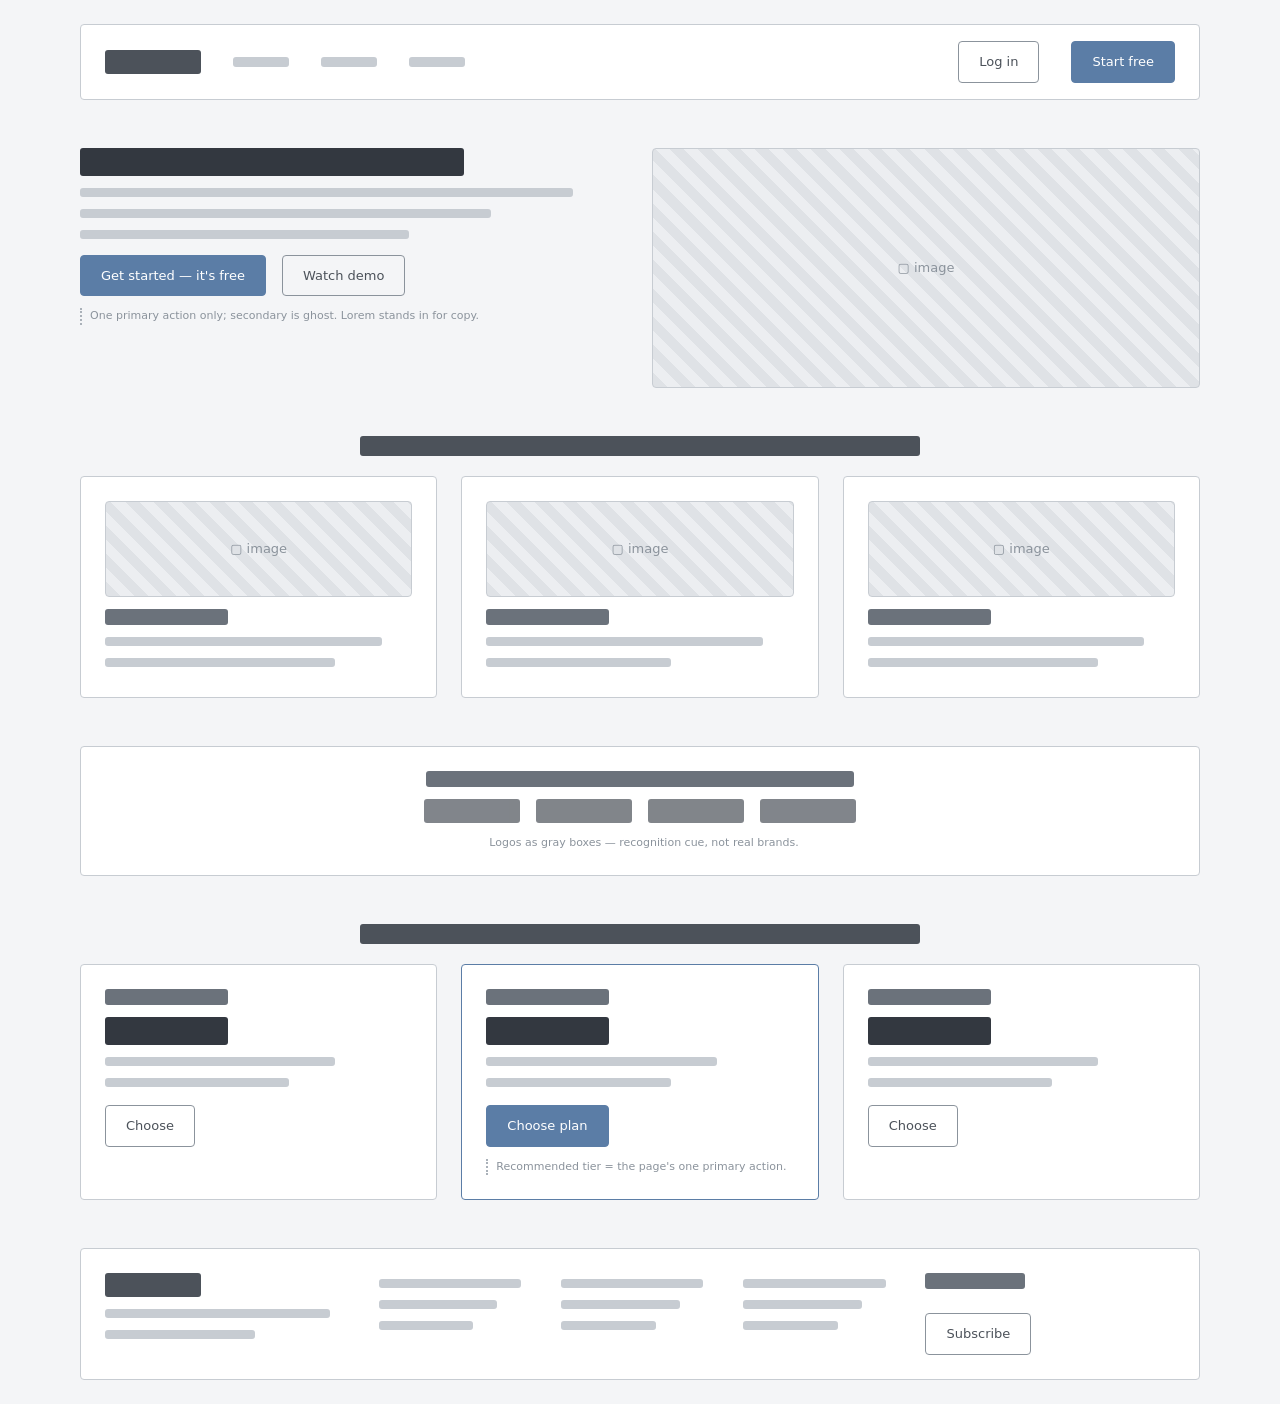
<file: examples/landing-wireframe/wireframe.html>
<!doctype html>
<html lang="en">
<head>
<meta charset="utf-8">
<meta name="viewport" content="width=device-width, initial-scale=1">
<title>Wireframe — SaaS landing (low-fi)</title>
<style>
/* impeccable-rails wireframe-kit.css (inlined for a self-contained wireframe) */
:root{
  --wf-paper:#f4f5f7;--wf-card:#ffffff;
  --wf-100:#eceef1;--wf-200:#dfe2e6;--wf-300:#c7ccd2;
  --wf-400:#aab1b9;--wf-500:#8b939c;--wf-600:#6b727b;
  --wf-700:#4c525a;--wf-800:#333840;--wf-900:#1f2329;
  --wf-line:#c7ccd2;--wf-primary:#5b7da6;--wf-accent:#c98a5b;--wf-unit:4px;
}
*{box-sizing:border-box}
body{margin:0;background:var(--wf-paper);color:var(--wf-700);
  font:14px/1.5 ui-sans-serif,system-ui,sans-serif;padding:calc(var(--wf-unit)*6)}
.wf{max-width:1120px;margin:0 auto}
.wf-grid{display:grid;grid-template-columns:repeat(12,1fr);gap:calc(var(--wf-unit)*6)}
.c2{grid-column:span 2}.c3{grid-column:span 3}.c4{grid-column:span 4}.c5{grid-column:span 5}
.c6{grid-column:span 6}.c7{grid-column:span 7}.c12{grid-column:span 12}
.wf-box{background:var(--wf-card);border:1px solid var(--wf-line);border-radius:4px;padding:calc(var(--wf-unit)*6)}
.wf-section{margin-bottom:calc(var(--wf-unit)*12)}
.wf-img{background:repeating-linear-gradient(45deg,var(--wf-200) 0 10px,var(--wf-100) 10px 20px);
  border:1px solid var(--wf-line);border-radius:4px;position:relative;min-height:160px}
.wf-img::after{content:"▢ image";position:absolute;inset:0;display:grid;place-items:center;color:var(--wf-500);font-size:13px}
.wf-h1{height:28px;width:70%;background:var(--wf-800);border-radius:3px;margin:0 0 12px}
.wf-h2{height:20px;width:50%;background:var(--wf-700);border-radius:3px;margin:0 0 10px}
.wf-h3{height:16px;width:40%;background:var(--wf-600);border-radius:3px;margin:0 0 8px}
.wf-line{height:9px;background:var(--wf-300);border-radius:3px;margin:6px 0}
.wf-line.w90{width:90%}.wf-line.w75{width:75%}.wf-line.w60{width:60%}.wf-line.w40{width:40%}
.wf-btn{display:inline-block;padding:10px 20px;border-radius:4px;font-size:13px;border:1px solid var(--wf-500);color:var(--wf-700);background:transparent}
.wf-btn-primary{background:var(--wf-primary);border-color:var(--wf-primary);color:#fff}
.wf-nav{display:flex;align-items:center;gap:calc(var(--wf-unit)*8);padding:calc(var(--wf-unit)*4) calc(var(--wf-unit)*6);
  background:var(--wf-card);border:1px solid var(--wf-line);border-radius:4px;margin-bottom:calc(var(--wf-unit)*12)}
.wf-logo{width:96px;height:24px;background:var(--wf-700);border-radius:3px}
.wf-navlink{width:56px;height:10px;background:var(--wf-300);border-radius:3px}
.wf-spacer{flex:1}
.wf-note{font-size:11px;color:var(--wf-500);border-left:2px dotted var(--wf-400);padding-left:8px;margin-top:6px}
.wf-center{text-align:center}.wf-stack>*+*{margin-top:calc(var(--wf-unit)*3)}
.wf-row{display:flex;gap:calc(var(--wf-unit)*4);align-items:center}
</style>
</head>
<body>
<div class="wf">

  <!-- NAV (Z-pattern start: logo top-left, primary CTA top-right) -->
  <nav class="wf-nav">
    <div class="wf-logo"></div>
    <div class="wf-navlink"></div><div class="wf-navlink"></div><div class="wf-navlink"></div>
    <div class="wf-spacer"></div>
    <span class="wf-btn">Log in</span>
    <span class="wf-btn wf-btn-primary">Start free</span>
  </nav>

  <!-- HERO (Z diagonal lands on the single primary CTA) -->
  <section class="wf-section wf-grid">
    <div class="c6 wf-stack">
      <div class="wf-h1"></div>
      <div class="wf-line w90"></div><div class="wf-line w75"></div><div class="wf-line w60"></div>
      <div class="wf-row" style="margin-top:16px">
        <span class="wf-btn wf-btn-primary">Get started — it's free</span>
        <span class="wf-btn">Watch demo</span>
      </div>
      <div class="wf-note">One primary action only; secondary is ghost. Lorem stands in for copy.</div>
    </div>
    <div class="c6 wf-img" style="min-height:240px"></div>
  </section>

  <!-- 3 FEATURES (equal columns = equal weight) -->
  <section class="wf-section">
    <div class="wf-h2" style="margin:0 auto 20px"></div>
    <div class="wf-grid">
      <div class="c4 wf-box wf-stack"><div class="wf-img" style="min-height:96px"></div><div class="wf-h3"></div><div class="wf-line w90"></div><div class="wf-line w75"></div></div>
      <div class="c4 wf-box wf-stack"><div class="wf-img" style="min-height:96px"></div><div class="wf-h3"></div><div class="wf-line w90"></div><div class="wf-line w60"></div></div>
      <div class="c4 wf-box wf-stack"><div class="wf-img" style="min-height:96px"></div><div class="wf-h3"></div><div class="wf-line w90"></div><div class="wf-line w75"></div></div>
    </div>
  </section>

  <!-- SOCIAL PROOF -->
  <section class="wf-section wf-box wf-center wf-stack">
    <div class="wf-h3" style="margin:0 auto"></div>
    <div class="wf-row" style="justify-content:center;opacity:.7">
      <div class="wf-logo"></div><div class="wf-logo"></div><div class="wf-logo"></div><div class="wf-logo"></div>
    </div>
    <div class="wf-note" style="border:0;text-align:center">Logos as gray boxes — recognition cue, not real brands.</div>
  </section>

  <!-- PRICING (3 cards; the recommended tier carries the primary CTA) -->
  <section class="wf-section">
    <div class="wf-h2" style="margin:0 auto 20px"></div>
    <div class="wf-grid">
      <div class="c4 wf-box wf-stack"><div class="wf-h3"></div><div class="wf-h1" style="width:40%"></div><div class="wf-line w75"></div><div class="wf-line w60"></div><span class="wf-btn">Choose</span></div>
      <div class="c4 wf-box wf-stack" style="border-color:var(--wf-primary)"><div class="wf-h3"></div><div class="wf-h1" style="width:40%"></div><div class="wf-line w75"></div><div class="wf-line w60"></div><span class="wf-btn wf-btn-primary">Choose plan</span><div class="wf-note">Recommended tier = the page's one primary action.</div></div>
      <div class="c4 wf-box wf-stack"><div class="wf-h3"></div><div class="wf-h1" style="width:40%"></div><div class="wf-line w75"></div><div class="wf-line w60"></div><span class="wf-btn">Choose</span></div>
    </div>
  </section>

  <!-- FOOTER -->
  <footer class="wf-grid wf-box">
    <div class="c3 wf-stack"><div class="wf-logo"></div><div class="wf-line w90"></div><div class="wf-line w60"></div></div>
    <div class="c2 wf-stack"><div class="wf-line w90"></div><div class="wf-line w75"></div><div class="wf-line w60"></div></div>
    <div class="c2 wf-stack"><div class="wf-line w90"></div><div class="wf-line w75"></div><div class="wf-line w60"></div></div>
    <div class="c2 wf-stack"><div class="wf-line w90"></div><div class="wf-line w75"></div><div class="wf-line w60"></div></div>
    <div class="c3 wf-stack"><div class="wf-h3"></div><div class="wf-input"></div><span class="wf-btn">Subscribe</span></div>
  </footer>

</div>
</body>
</html>
</file>
